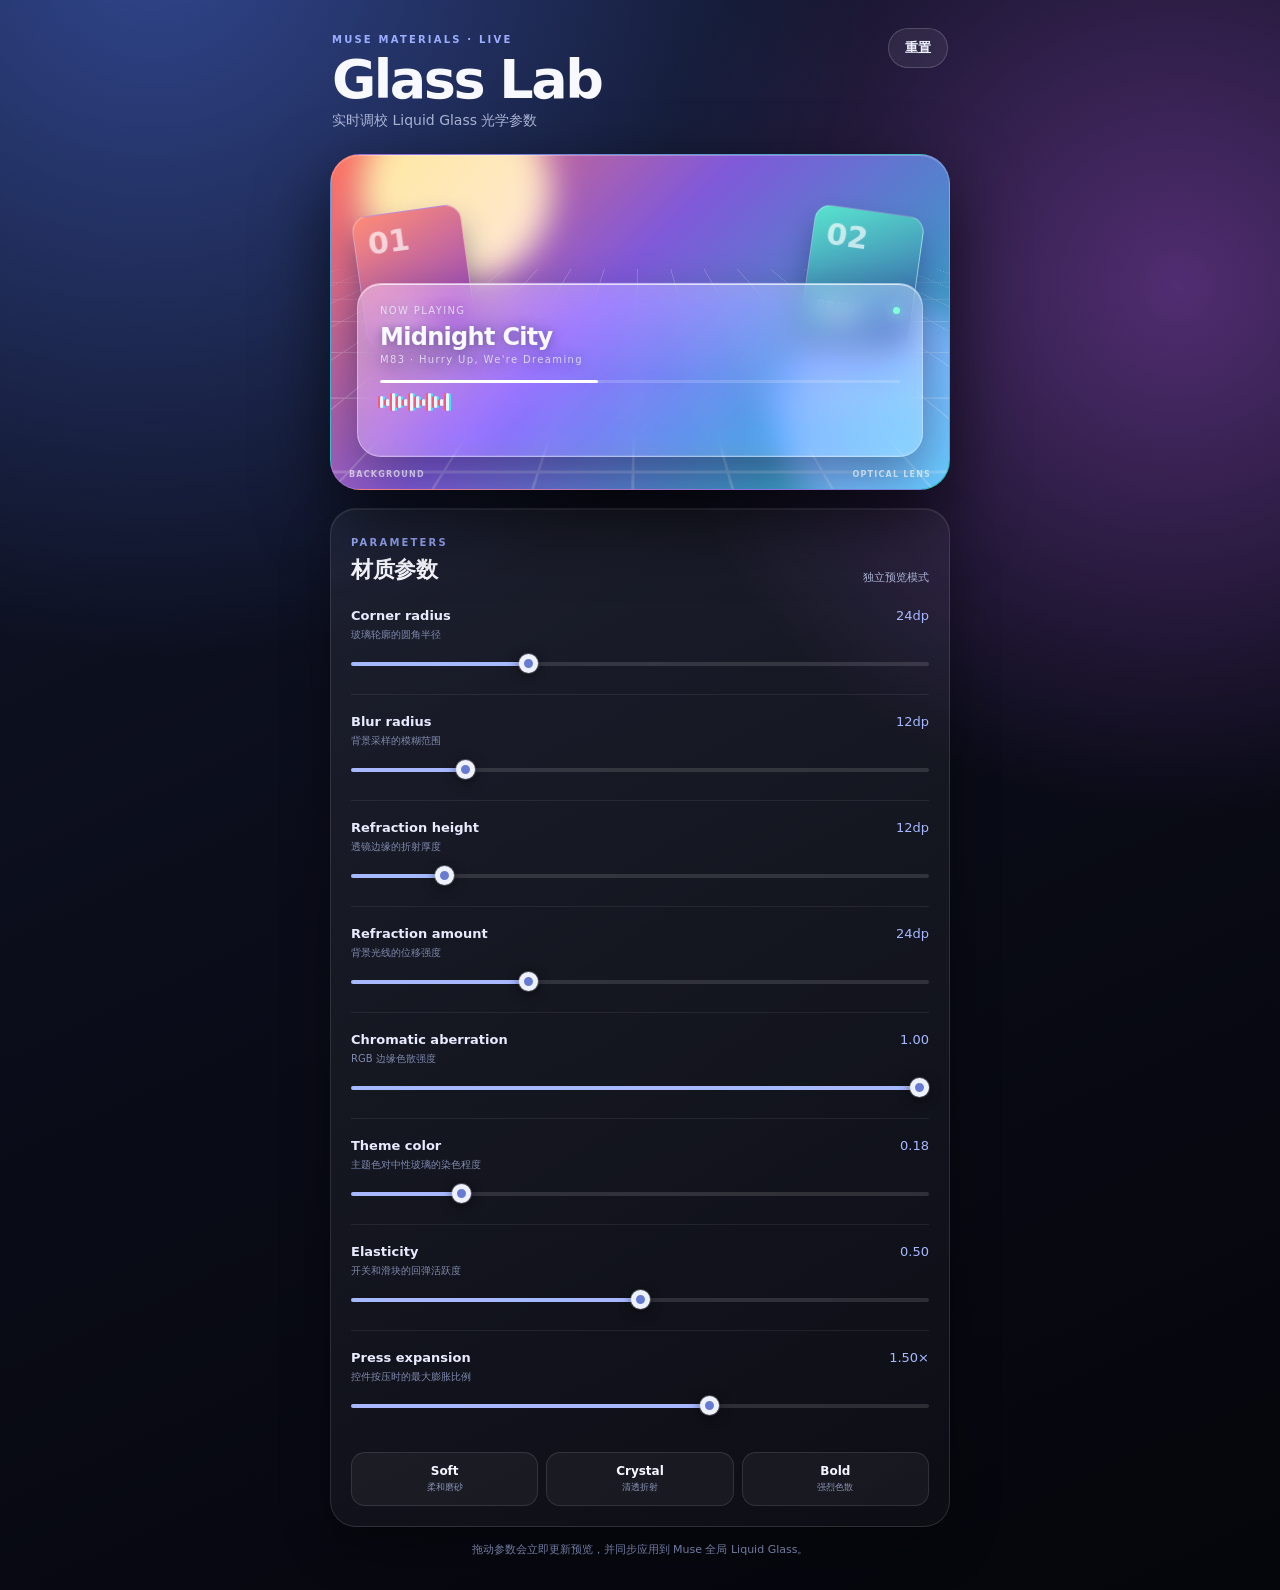
<file: examples/glass-lab/web/index.html>
<!doctype html>
<html lang="zh-CN">
<head>
  <meta charset="utf-8">
  <meta name="viewport" content="width=device-width,initial-scale=1,viewport-fit=cover">
  <meta name="theme-color" content="#0a0c18">
  <title>Glass Lab</title>
  <link rel="stylesheet" href="style.css">
</head>
<body>
  <main>
    <header>
      <div>
        <span class="eyebrow">MUSE MATERIALS · LIVE</span>
        <h1>Glass Lab</h1>
        <p>实时调校 Liquid Glass 光学参数</p>
      </div>
      <button id="reset" class="quiet">重置</button>
    </header>

    <section class="preview" aria-label="Liquid Glass 实时预览">
      <div class="scene-grid"></div>
      <div class="orb orb-one"></div>
      <div class="orb orb-two"></div>
      <div class="poster poster-one"><b>01</b><span>NEON<br>NIGHTS</span></div>
      <div class="poster poster-two"><b>02</b><span>PRISM<br>WAVE</span></div>
      <div class="glass-card">
        <div class="refraction-layer red"></div>
        <div class="refraction-layer blue"></div>
        <div class="glass-content">
          <div class="playing-row"><span>NOW PLAYING</span><i></i></div>
          <strong>Midnight City</strong>
          <small>M83 · Hurry Up, We're Dreaming</small>
          <div class="progress"><span></span></div>
          <div class="wave" aria-hidden="true"><i></i><i></i><i></i><i></i><i></i><i></i><i></i><i></i><i></i><i></i><i></i><i></i></div>
        </div>
      </div>
      <div class="preview-labels"><span>BACKGROUND</span><span>OPTICAL LENS</span></div>
    </section>

    <section class="panel">
      <div class="panel-head"><div><span class="eyebrow">PARAMETERS</span><h2>材质参数</h2></div><span id="status" role="status">正在连接 Muse…</span></div>
      <section id="controls"></section>
      <div class="presets" aria-label="预设">
        <button data-preset="soft"><b>Soft</b><small>柔和磨砂</small></button>
        <button data-preset="crystal"><b>Crystal</b><small>清透折射</small></button>
        <button data-preset="bold"><b>Bold</b><small>强烈色散</small></button>
      </div>
    </section>
    <p class="hint">拖动参数会立即更新预览，并同步应用到 Muse 全局 Liquid Glass。</p>
  </main>
  <script src="app.js"></script>
</body>
</html>
</file>
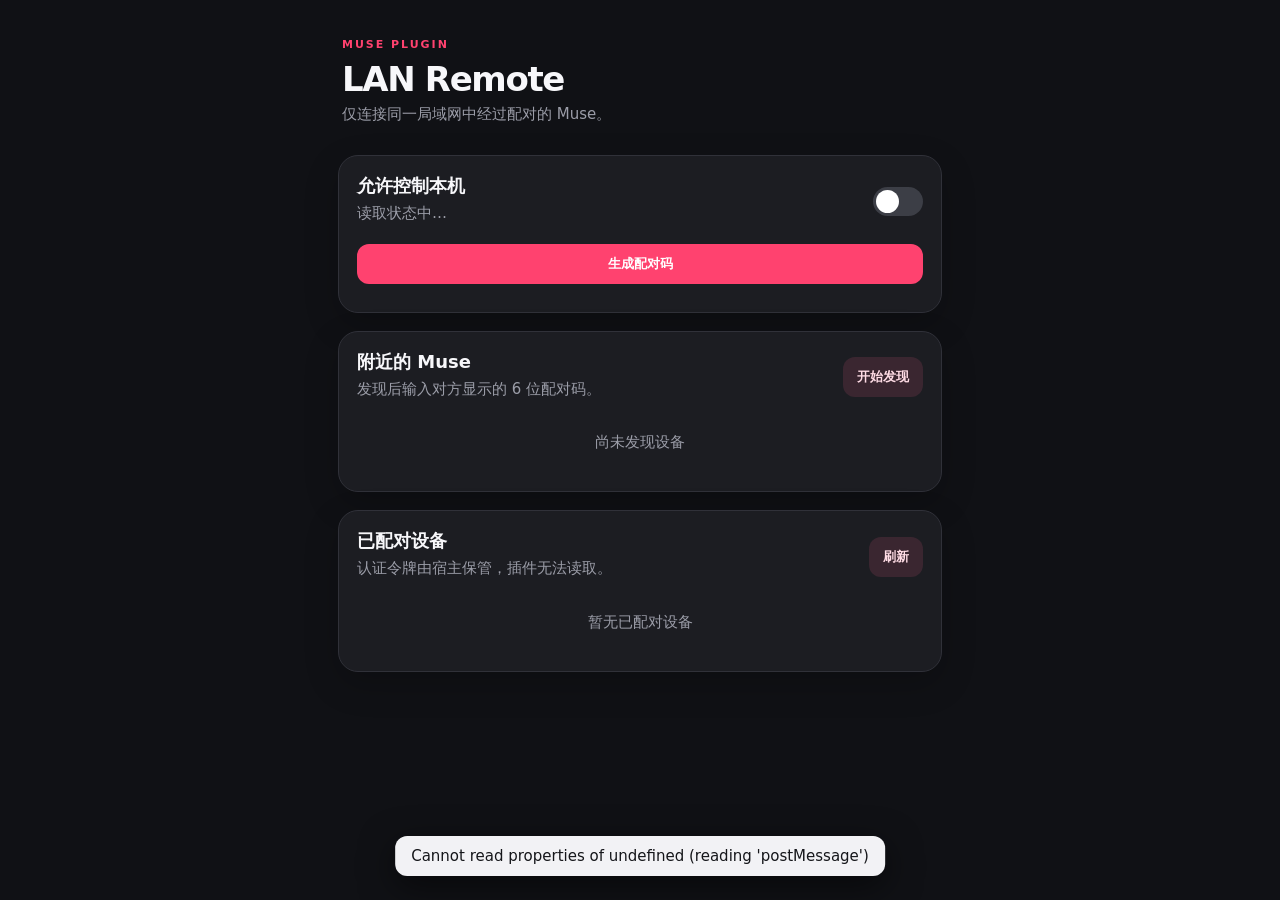
<file: examples/lan-remote-webui/web/index.html>
<!doctype html>
<html lang="zh-CN">
<head>
  <meta charset="utf-8">
  <meta name="viewport" content="width=device-width,initial-scale=1,viewport-fit=cover">
  <title>Muse LAN Remote</title>
  <link rel="stylesheet" href="style.css">
</head>
<body>
  <main>
    <header><span class="eyebrow">MUSE PLUGIN</span><h1>LAN Remote</h1><p>仅连接同一局域网中经过配对的 Muse。</p></header>

    <section>
      <div class="section-head"><div><h2>允许控制本机</h2><p id="hostStatus">读取状态中…</p></div><label class="switch"><input id="hosting" type="checkbox"><span></span></label></div>
      <div id="pairingBox" class="pairing hidden"><span>一次性配对码</span><strong id="pairingCode">------</strong><small id="pairingExpiry"></small></div>
      <button id="generateCode" class="primary">生成配对码</button>
      <div id="clients"></div>
    </section>

    <section>
      <div class="section-head"><div><h2>附近的 Muse</h2><p>发现后输入对方显示的 6 位配对码。</p></div><button id="discover" class="compact">开始发现</button></div>
      <div id="discovered" class="list"><p class="empty">尚未发现设备</p></div>
    </section>

    <section>
      <div class="section-head"><div><h2>已配对设备</h2><p>认证令牌由宿主保管，插件无法读取。</p></div><button id="refresh" class="icon">刷新</button></div>
      <div id="paired" class="list"><p class="empty">暂无已配对设备</p></div>
    </section>

    <div id="toast" role="status"></div>
  </main>
  <script src="app.js"></script>
</body>
</html>
</file>
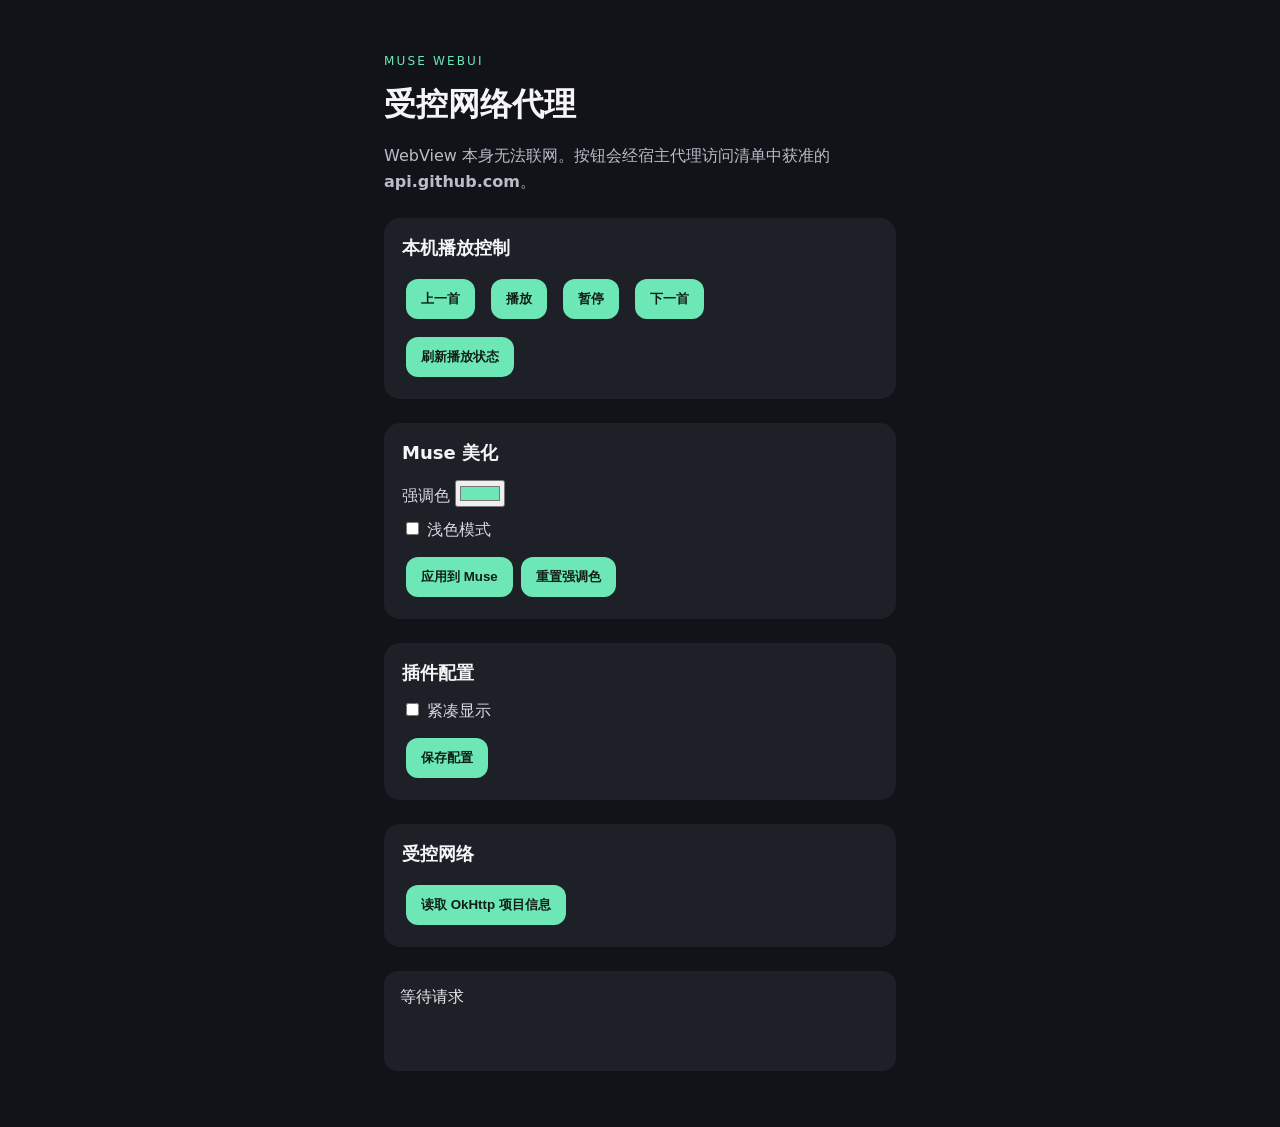
<file: examples/network-webui/web/index.html>
<!doctype html>
<html lang="zh-CN">
<head>
  <meta charset="utf-8">
  <meta name="viewport" content="width=device-width,initial-scale=1">
  <title>Muse 网络示例</title>
  <link rel="stylesheet" href="style.css">
</head>
<body>
  <main>
    <p class="tag">MUSE WEBUI</p>
    <h1>受控网络代理</h1>
    <p>WebView 本身无法联网。按钮会经宿主代理访问清单中获准的 <strong>api.github.com</strong>。</p>
    <section>
      <h2>本机播放控制</h2>
      <div class="actions"><button data-call="player.previous">上一首</button><button data-call="player.play">播放</button><button data-call="player.pause">暂停</button><button data-call="player.next">下一首</button></div>
      <button id="state">刷新播放状态</button>
    </section>
    <section>
      <h2>Muse 美化</h2>
      <label>强调色 <input id="accent" type="color" value="#6ee7b7"></label>
      <label><input id="light" type="checkbox"> 浅色模式</label>
      <button id="applyTheme">应用到 Muse</button><button id="resetTheme">重置强调色</button>
    </section>
    <section>
      <h2>插件配置</h2>
      <label><input id="compact" type="checkbox"> 紧凑显示</label>
      <button id="saveConfig">保存配置</button>
    </section>
    <section><h2>受控网络</h2><button id="load">读取 OkHttp 项目信息</button></section>
    <pre id="result">等待请求</pre>
  </main>
  <script src="app.js"></script>
</body>
</html>
</file>
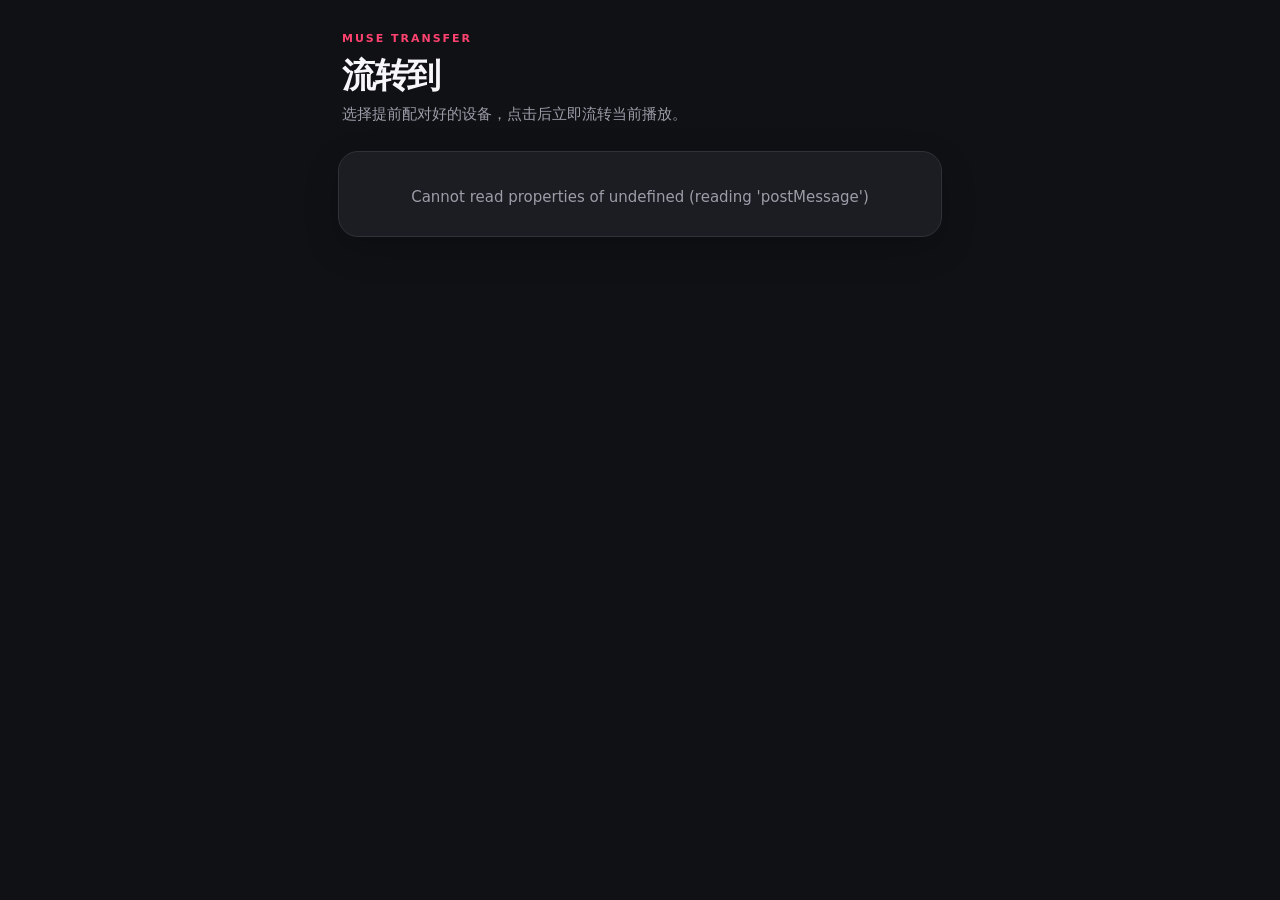
<file: examples/lan-remote-webui/web/transfer.html>
<!doctype html>
<html lang="zh-CN">
<head>
  <meta charset="utf-8">
  <meta name="viewport" content="width=device-width,initial-scale=1,viewport-fit=cover">
  <title>流转播放</title>
  <link rel="stylesheet" href="style.css">
</head>
<body class="transfer-page">
  <main>
    <header>
      <span class="eyebrow">MUSE TRANSFER</span>
      <h1>流转到</h1>
      <p>选择提前配对好的设备，点击后立即流转当前播放。</p>
    </header>
    <section class="transfer-section">
      <div id="transferDevices" class="list"><p class="empty">正在读取已配对设备…</p></div>
    </section>
    <div id="toast" role="status"></div>
  </main>
  <script src="transfer.js"></script>
</body>
</html>
</file>
<file: examples/glass-lab/web/style.css>
:root {
  --radius: 24px;
  --blur: 12px;
  --refract-height: 12px;
  --refract-amount: 24px;
  --chroma: 1;
  --theme-strength: .18;
  --theme-mix: 6.84%;
  --elasticity: .5;
  --press-scale: 1.5;
  --accent: #a7b8ff;
  color-scheme: dark;
}
* { box-sizing: border-box; }
html { min-height: 100%; background: #080a12; }
body {
  margin: 0;
  min-height: 100vh;
  padding: 24px 18px calc(32px + env(safe-area-inset-bottom));
  font-family: Inter, ui-sans-serif, system-ui, -apple-system, "Segoe UI", sans-serif;
  color: #f8f8ff;
  background:
    radial-gradient(circle at 12% -4%, #30468d 0, transparent 36%),
    radial-gradient(circle at 92% 18%, #512d71 0, transparent 30%),
    linear-gradient(155deg, #11152a 0, #090b16 58%, #05060b 100%);
}
main { width: min(100%, 620px); margin: auto; }
header { display: flex; justify-content: space-between; align-items: flex-start; gap: 18px; margin: 4px 2px 24px; }
.eyebrow { font-size: 10px; font-weight: 750; letter-spacing: 2.2px; color: #9badff; }
h1 { margin: 8px 0 7px; font-size: clamp(38px, 10vw, 54px); line-height: .92; letter-spacing: -2.5px; }
h2 { margin: 5px 0 0; font-size: 22px; letter-spacing: -.5px; }
p { margin: 0; color: #aeb7d8; font-size: 14px; }
button { font: inherit; cursor: pointer; -webkit-tap-highlight-color: transparent; }
.quiet {
  border: 1px solid #ffffff2b;
  background: #ffffff10;
  color: #eef1ff;
  border-radius: 999px;
  padding: 10px 16px;
  font-size: 13px;
  font-weight: 700;
}
button:active { transform: scale(.98); background-color: #ffffff28; }
.preview {
  position: relative;
  height: 336px;
  margin-bottom: 18px;
  overflow: hidden;
  border: 1px solid #ffffff1f;
  border-radius: 30px;
  background: linear-gradient(135deg, #ff705f 0, #8059d9 43%, #18b9bb 100%);
  box-shadow: 0 28px 70px #000a, inset 0 1px #ffffff42;
  isolation: isolate;
}
.scene-grid {
  position: absolute;
  inset: 0;
  opacity: .2;
  background-image: linear-gradient(#fff 1px, transparent 1px), linear-gradient(90deg, #fff 1px, transparent 1px);
  background-size: 34px 34px;
  transform: perspective(260px) rotateX(58deg) scale(1.45) translateY(64px);
}
.orb { position: absolute; border-radius: 50%; mix-blend-mode: screen; filter: blur(16px); animation: drift 8s ease-in-out infinite alternate; }
.orb-one { width: 190px; height: 190px; top: -60px; left: 30px; background: #ffd85f; }
.orb-two { width: 230px; height: 230px; right: -60px; bottom: -45px; background: #5844ff; animation-delay: -3s; }
.poster {
  position: absolute;
  top: 55px;
  width: 110px;
  height: 132px;
  padding: 13px;
  border: 1px solid #ffffff5c;
  border-radius: 16px;
  color: #fff;
  box-shadow: 0 18px 30px #17214a66;
  transform: rotate(-8deg);
}
.poster-one { left: 28px; background: linear-gradient(155deg, #ff8c76, #843fcc); }
.poster-two { right: 32px; background: linear-gradient(155deg, #59e4ce, #3048a5); transform: rotate(8deg); }
.poster b { display: block; font-size: 30px; line-height: 1; opacity: .68; }
.poster span { position: absolute; bottom: 12px; font-size: 11px; font-weight: 800; letter-spacing: 1.4px; }
.glass-card {
  position: absolute;
  z-index: 3;
  left: 26px;
  right: 26px;
  bottom: 32px;
  min-height: 174px;
  overflow: hidden;
  border: 1px solid #ffffff70;
  border-radius: var(--radius);
  background: color-mix(in srgb, #8ca4ff var(--theme-mix), #ffffff20);
  -webkit-backdrop-filter: blur(var(--blur)) saturate(1.35);
  backdrop-filter: blur(var(--blur)) saturate(1.35);
  box-shadow: inset 0 1px #ffffffb8, inset 0 -1px #ffffff1f, 0 20px 48px #10143366;
  transform: translateZ(0);
  transition: border-radius .12s ease, transform calc(180ms + var(--elasticity) * 260ms) cubic-bezier(.2,1.5,.4,1);
}
.glass-card::before {
  content: "";
  position: absolute;
  inset: 0;
  border-radius: inherit;
  background: radial-gradient(ellipse at 50% calc(100% + var(--refract-height)), transparent 35%, #ffffff22 66%, #ffffff46 100%);
  opacity: calc(.25 + var(--refract-height) / 80px);
  pointer-events: none;
}
.glass-card:active { transform: scale(var(--press-scale)); }
.refraction-layer {
  position: absolute;
  inset: calc(var(--refract-height) * -.28);
  border: max(1px, calc(var(--refract-height) * .12)) solid transparent;
  border-radius: inherit;
  opacity: calc(var(--chroma) * .66);
  pointer-events: none;
  mix-blend-mode: screen;
}
.refraction-layer.red { border-left-color: #ff436e; transform: translateX(calc(var(--refract-amount) * -.14)); }
.refraction-layer.blue { border-right-color: #43dcff; transform: translateX(calc(var(--refract-amount) * .14)); }
.glass-content { position: relative; z-index: 2; padding: 21px 22px 18px; text-shadow: 0 1px 12px #20284e88; }
.playing-row { display: flex; justify-content: space-between; align-items: center; }
.playing-row span, .glass-card small { display: block; color: #f0f3ffc2; font-size: 10px; letter-spacing: 1.35px; }
.playing-row i { width: 7px; height: 7px; border-radius: 50%; background: #81ffd6; box-shadow: 0 0 12px #81ffd6; }
.glass-card strong { display: block; margin: 7px 0 3px; font-size: 24px; letter-spacing: -.7px; }
.progress { height: 3px; margin-top: 15px; overflow: hidden; border-radius: 99px; background: #ffffff2b; }
.progress span { display: block; width: 42%; height: 100%; border-radius: inherit; background: #fff; box-shadow: 0 0 calc(var(--refract-amount) * .4) rgba(133,232,255,var(--chroma)); }
.wave { display: flex; align-items: center; gap: 3px; height: 21px; margin-top: 9px; }
.wave i { width: 3px; height: 35%; border-radius: 99px; background: #dffbff; animation: wave 1.1s ease-in-out infinite alternate; box-shadow: calc(var(--chroma) * 2px) 0 #48dfff, calc(var(--chroma) * -2px) 0 #ff547d; }
.wave i:nth-child(3n) { height: 85%; animation-delay: -.7s; }.wave i:nth-child(3n+1) { height: 55%; animation-delay: -.35s; }
.preview-labels { position: absolute; z-index: 4; left: 18px; right: 18px; bottom: 10px; display: flex; justify-content: space-between; font-size: 8px; font-weight: 800; letter-spacing: 1.2px; color: #ffffff99; }
.panel { padding: 22px 20px 20px; border: 1px solid #ffffff1d; border-radius: 26px; background: linear-gradient(145deg, #ffffff10, #ffffff08); box-shadow: inset 0 1px #ffffff1c, 0 18px 50px #0005; }
.panel-head { display: flex; justify-content: space-between; align-items: flex-end; gap: 12px; padding-bottom: 4px; }
#status { color: #aeb7d8; font-size: 11px; text-align: right; }
#status.ok { color: #72e3bd; } #status.error { color: #ff8b96; }
.control { padding: 16px 0 14px; border-bottom: 1px solid #ffffff12; }
.control:last-child { border-bottom: 0; }
.control-head { display: flex; justify-content: space-between; gap: 12px; align-items: baseline; }
.control-title { font-size: 13px; font-weight: 650; color: #e8ebff; }
.control-meta { display: block; margin-top: 4px; color: #7f89ad; font-size: 10px; }
output { min-width: 58px; color: var(--accent); font-size: 13px; font-variant-numeric: tabular-nums; text-align: right; }
input[type="range"] { width: 100%; height: 24px; margin: 10px 0 0; appearance: none; background: transparent; accent-color: var(--accent); }
input[type="range"]::-webkit-slider-runnable-track { height: 4px; border-radius: 99px; background: linear-gradient(90deg, var(--accent) var(--fill), #ffffff20 var(--fill)); }
input[type="range"]::-webkit-slider-thumb { width: 19px; height: 19px; margin-top: -7.5px; appearance: none; border: 5px solid #eef1ff; border-radius: 50%; background: #687bd3; box-shadow: 0 2px 12px #0009, 0 0 0 1px #ffffff4d; }
.presets { display: grid; grid-template-columns: repeat(3, 1fr); gap: 8px; margin-top: 16px; }
.presets button { min-width: 0; padding: 11px 6px; border: 1px solid #ffffff1c; border-radius: 14px; background: #ffffff0b; color: #f5f6ff; }
.presets b, .presets small { display: block; }.presets b { font-size: 12px; }.presets small { margin-top: 3px; color: #8993b7; font-size: 9px; }
.hint { padding: 14px 12px 0; text-align: center; color: #717b9f; font-size: 11px; line-height: 1.6; }
@keyframes wave { to { height: 95%; } }
@keyframes drift { to { transform: translate(18px, 14px) scale(1.08); } }
@media (max-width: 390px) { body { padding-inline: 12px; }.preview { height: 310px; }.glass-card { left: 18px; right: 18px; }.poster-two { right: 20px; } }
@media (prefers-reduced-motion: reduce) { *, *::before, *::after { animation: none !important; transition: none !important; } }
</file>
<file: examples/lan-remote-webui/web/style.css>
:root { color-scheme: dark; --accent:#ff426f; --panel:#1c1d22; --line:#303139; --muted:#9b9da8; }
* { box-sizing:border-box; }
body { margin:0; background:#101115; color:#f7f7fa; font:15px system-ui,-apple-system,sans-serif; }
main { max-width:640px; margin:auto; padding:24px 18px 64px; }
header { padding:10px 4px 6px; }
.eyebrow { color:var(--accent); font-size:11px; font-weight:800; letter-spacing:.18em; }
h1 { margin:7px 0 5px; font-size:34px; letter-spacing:-.04em; }
h2 { margin:0; font-size:18px; }
p { margin:5px 0; color:var(--muted); line-height:1.45; }
section { margin-top:18px; padding:18px; background:var(--panel); border:1px solid var(--line); border-radius:20px; box-shadow:0 12px 35px #0003; }
.section-head { display:flex; align-items:center; justify-content:space-between; gap:14px; }
button { border:0; border-radius:12px; padding:11px 14px; color:white; background:#343640; font-weight:750; }
button:active { transform:scale(.98); }
button.primary { width:100%; margin-top:14px; background:var(--accent); }
button.compact,button.icon { flex:none; color:#ffdce5; background:#3a2630; }
button.danger { color:#ff9bad; background:#44242c; }
button.control { min-width:60px; color:#fff; background:#343640; }
.switch input { display:none; }.switch span { display:block; width:50px; height:29px; border-radius:20px; background:#3c3e46; padding:3px; transition:.2s; }
.switch span:after { content:""; display:block; width:23px; height:23px; border-radius:50%; background:white; transition:.2s; }
.switch input:checked+span { background:var(--accent); }.switch input:checked+span:after { transform:translateX(21px); }
.pairing { margin-top:15px; padding:16px; border-radius:16px; text-align:center; background:#272832; }
.pairing span,.pairing small { display:block; color:var(--muted); }.pairing strong { display:block; margin:6px; font-size:34px; letter-spacing:.18em; }
.hidden { display:none; }.list { margin-top:13px; }.empty { padding:14px 0; text-align:center; }
.device { padding:14px 0; border-top:1px solid var(--line); }.device:first-child { border-top:0; }.device-head { display:flex; align-items:center; justify-content:space-between; gap:10px; }.device strong { display:block; }.device small { color:var(--muted); }
.pair-row { display:flex; gap:8px; margin-top:11px; }.pair-row input { min-width:0; flex:1; border:1px solid var(--line); border-radius:12px; padding:11px 12px; background:#121318; color:white; font-size:16px; letter-spacing:.15em; }
.controls { display:flex; flex-wrap:wrap; gap:7px; margin-top:12px; }
.now { margin-top:9px; color:#d9dae0; white-space:nowrap; overflow:hidden; text-overflow:ellipsis; }
#clients { margin-top:10px; }
#toast { position:fixed; left:50%; bottom:24px; z-index:5; max-width:90%; transform:translate(-50%,20px); padding:11px 16px; border-radius:12px; background:#f2f2f5; color:#15161a; opacity:0; pointer-events:none; transition:.2s; box-shadow:0 10px 35px #0008; }
#toast.show { opacity:1; transform:translate(-50%,0); }

.transfer-page main { padding-top:18px; }
.transfer-page header { padding-bottom:2px; }
.transfer-section { padding:8px 18px; }
.transfer-device { width:100%; display:flex; align-items:center; gap:13px; padding:15px 4px; border-radius:0; border-top:1px solid var(--line); background:transparent; text-align:left; }
.transfer-device:first-child { border-top:0; }
.transfer-device:disabled { opacity:.72; }
.device-icon { display:grid; place-items:center; flex:none; width:42px; height:42px; border-radius:14px; background:#3a2630; color:#ffb3c5; font-size:20px; }
.device-copy { min-width:0; flex:1; }
.device-copy strong,.device-copy small { display:block; overflow:hidden; text-overflow:ellipsis; white-space:nowrap; }
.device-copy small { margin-top:4px; color:var(--muted); font-weight:500; }
.device-arrow { color:var(--muted); font-size:30px; font-weight:400; }
.transfer-device.transferring .device-icon { animation:pulse 1s infinite alternate; }
.transfer-device.success .device-icon { background:#193b2b; color:#74e6ac; }
@keyframes pulse { to { transform:scale(.9); opacity:.6; } }
</file>
<file: examples/network-webui/web/style.css>
* { box-sizing: border-box; }
body { margin: 0; background: #111318; color: #f5f5f7; font: 16px system-ui, sans-serif; }
main { max-width: 560px; margin: 0 auto; padding: 40px 24px; }
.tag { color: #6ee7b7; font-size: 12px; letter-spacing: .18em; }
h1 { margin: 8px 0 16px; font-size: 32px; }
p { color: #b8bdc8; line-height: 1.6; }
section { margin: 24px 0; padding: 18px; border-radius: 16px; background: #1d2027; }
h2 { margin-top: 0; font-size: 18px; }
.actions { display: flex; flex-wrap: wrap; gap: 8px; margin-bottom: 10px; }
label { display: block; margin: 12px 0; color: #d5d8df; }
button { margin: 4px; border: 0; border-radius: 12px; padding: 11px 15px; background: #6ee7b7; color: #102018; font-weight: 700; }
pre { margin-top: 20px; padding: 16px; min-height: 100px; white-space: pre-wrap; border-radius: 14px; background: #1d2027; color: #e5e7eb; }
</file>
